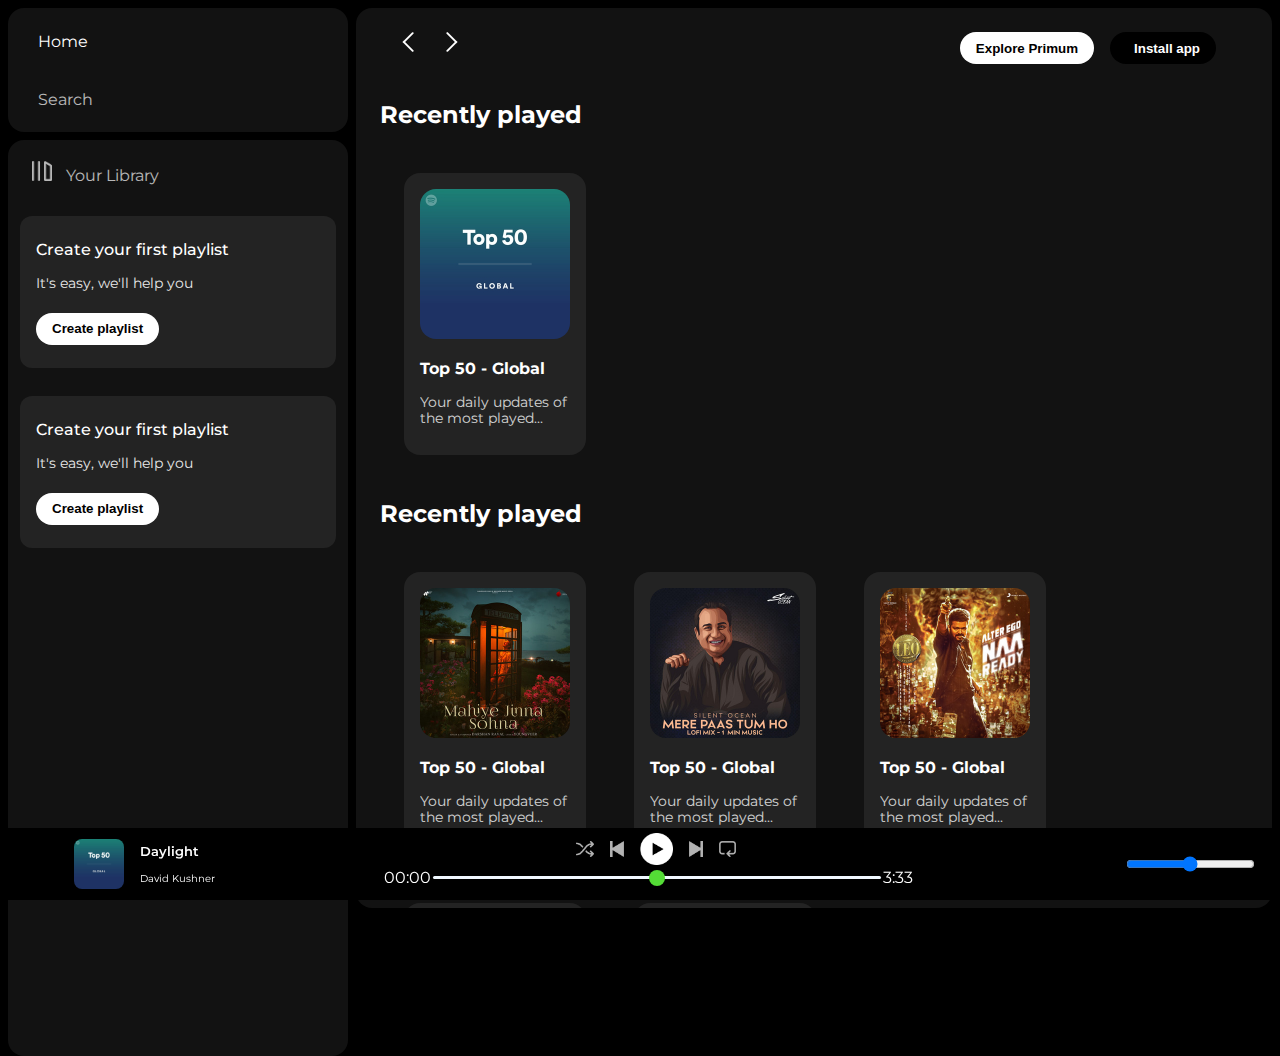
<file: index.html>
<!DOCTYPE html>
<html lang="en">

<head>
    <meta charset="UTF-8">
    <meta name="viewport" content="width=device-width, initial-scale=1.0">
    <title>Spotify Page</title>
    <link rel="stylesheet" href="https://cdnjs.cloudflare.com/ajax/libs/font-awesome/6.5.2/css/all.min.css"
        integrity="sha512-SnH5WK+bZxgPHs44uWIX+LLJAJ9/2PkPKZ5QiAj6Ta86w+fsb2TkcmfRyVX3pBnMFcV7oQPJkl9QevSCWr3W6A=="
        crossorigin="anonymous" referrerpolicy="no-referrer" />
    <link rel="preconnect" href="https://fonts.googleapis.com">
    <link rel="preconnect" href="https://fonts.gstatic.com" crossorigin>
    <link href="https://fonts.googleapis.com/css2?family=Montserrat:ital,wght@0,100..900;1,100..900&display=swap"
        rel="stylesheet">
    <link rel="stylesheet" href="style.css">

</head>

<body>
    <div class="main-section">
        <div class="side-bar">
            <div class="nav">
                <div class="nav-option" style="opacity: 1;">
                    <i class="fa-solid fa-house"></i>
                    <a href="">Home</a>
                </div>

                <div class="nav-option">
                    <i class="fa-solid fa-magnifying-glass"></i>
                    <a href="">Search</a>
                </div>
            </div>

            <div class="library">
                <div class="option">

                    <div class="lib-option nav-option">
                        <img src="library_icon.png" alt="Lib icon">
                        <a href="">Your Library</a>
                    </div>

                    <div class="icons">
                        <i class="fa-solid fa-plus"></i>
                        <i class="fa-solid fa-right-long"></i>
                    </div>

                </div>

                <div class="lib-boxes">
                    <div class="box">
                        <p class="box1">Create your first playlist</p>
                        <p class="box2">It's easy, we'll help you</p>
                        <button class="badge">Create playlist</button>
                    </div>
                </div>

                <div class="lib-boxes">
                    <div class="box">
                        <p class="box1">Create your first playlist</p>
                        <p class="box2">It's easy, we'll help you</p>
                        <button class="badge">Create playlist</button>
                    </div>
                </div>
            </div>

        </div>


        <div class="main-content">
            <div class="sticky-nav">
                <div class="sticky-nav-icons">
                    <img src="backward_icon.png" alt="">
                    <img src="forward_icon.png" alt="" class="hide">
                </div>
                <div class="sticky-nav-options">
                    <button class="badge nav-item hide">Explore Primum</button>
                    <button class="badge nav-item dark-badge"><i class="fa-solid fa-download"
                            style="margin-right: 0.5rem;"></i>Install app</button>
                    <i class="fa-regular fa-user nav-item"></i>
                </div>
            </div>

            <h2>Recently played</h2>
            <div class="card-container">
                <div class="card">
                    <img src="card1img.jpeg" alt="" class="card-img">
                    <p class="card-title">Top 50 - Global</p>
                    <p class="card-info">Your daily updates of the most played...</p>
                </div>
            </div>

            <h2>Recently played</h2>
            <div class="card-container">
                <div class="card">
                    <img src="./card2img.jpeg" alt="" class="card-img">
                    <p class="card-title">Top 50 - Global</p>
                    <p class="card-info">Your daily updates of the most played...</p>
                </div>
                <div class="card">
                    <img src="card3img.jpeg" alt="" class="card-img">
                    <p class="card-title">Top 50 - Global</p>
                    <p class="card-info">Your daily updates of the most played...</p>
                </div>
                <div class="card">
                    <img src="card4img.jpeg" alt="" class="card-img">
                    <p class="card-title">Top 50 - Global</p>
                    <p class="card-info">Your daily updates of the most played...</p>
                </div>
                <div class="card">
                    <img src="card4img.jpeg" alt="" class="card-img">
                    <p class="card-title">Top 50 - Global</p>
                    <p class="card-info">Your daily updates of the most played...</p>
                </div>
                <div class="card">
                    <img src="card4img.jpeg" alt="" class="card-img">
                    <p class="card-title">Top 50 - Global</p>
                    <p class="card-info">Your daily updates of the most played...</p>
                </div>
            </div>

            <h2>Future Cards</h2>
            <div class="card-container">
                <div class="card">
                    <img src="card5img.jpeg" alt="" class="card-img">
                    <p class="card-title">Top 50 - Global</p>
                    <p class="card-info">Your daily updates of the most played...</p>
                </div>

                <div class="card">
                    <img src="card6img.jpeg" alt="" class="card-img">
                    <p class="card-title">Top 50 - Global</p>
                    <p class="card-info">Your daily updates of the most played...</p>
                </div>

                <div class="card">
                    <img src="/card1img.jpeg" alt="" class="card-img">
                    <p class="card-title">Top 50 - Global</p>
                    <p class="card-info">Your daily updates of the most played...</p>
                </div>
            </div>
            <div class="footer">
                <div class="line">

                </div>
            </div>
        </div>
        <div class="music-bar">
            <div class="album">
                <img class="album-items album-icon" src="card1img.jpeg" alt="" style="height: 50px;">
                <div class="song-highlights">
                    <p class="title">Daylight</p>
                    <p class="singer-nm">David Kushner</p>
                </div>
                <i class="album-items fa-regular fa-heart"></i>
                <i class="album-items fa-solid fa-display"></i>


            </div>
            <div class="player">
                <div class="player-control">
                    <img src="player_icon1.png" alt="" class="player-control-icon">
                    <img src="player_icon2.png" alt="" class="player-control-icon">
                    <img src="player_icon3.png" alt="" class="player-control-icon"
                        style="opacity: 1; height: 2rem; margin-top: -0.5rem;">
                    <img src="player_icon4.png" alt="" class="player-control-icon">
                    <img src="player_icon5.png" alt="" class="player-control-icon">
                </div>
                <div class="playback-bar">
                    <span class="curr-time">00:00</span>
                    <input type="range" min="0" max="100" class="progress-bar">
                    <span class="tot-time">3:33</span>
                </div>
            </div>
            <div class="controls">
                <i class="fa-solid fa-microphone"></i>
                <i class="fa-solid fa-sliders"></i>
                <i class="fa-solid fa-podcast"></i>
                <i class="fa-solid fa-volume-high"></i>
                <input type="range" name="" id="">
            </div>
        </div>
    </div>
</body>

</html>
</file>
<file: style.css>
body {
  font-family: "Montserrat", sans-serif;
  margin: 0;
  background-color: black;
  color: white;
  overflow: hidden;
}

.main-section {
  display: flex;
  height: 100vh;
  padding: 0.5rem;
}

.side-bar {
  background-color: #000000;
  width: 340px;
  margin-right: 0.5rem;
  border-radius: 1rem; /* 16px  */
}

.main-content {
  background-color: #121212;
  flex: 1;
  border-radius: 1rem; /* 16px  */
  overflow: auto;
  padding: 0 1.5rem;
}

.music-bar {
  background-color: rgb(0, 0, 0);
  position: fixed;
  width: 100%;
  height: 72px;
  bottom: 0px;
}

a {
  text-decoration: none;
  color: white;
}

.nav {
  background-color: #121212;
  border-radius: 1rem;
  display: flex;
  flex-direction: column;
  justify-content: center;
  height: 100px;
  padding: 0.75rem 0.5rem;
}
.nav-option {
  line-height: 2.5rem;
  opacity: 0.7;
  padding: 0.5rem 0.75rem;
}
.nav-option:hover {
  /* line-height: 2.5rem; */
  opacity: 1;
}

.nav-option i {
  font-size: 1.25rem;
}

.nav-option a {
  font-size: 1 rem;
  margin-left: 0.6rem;
}

.library {
  background-color: #121212;
  border-radius: 1rem;
  height: 100%;
  margin-top: 0.5rem;
  padding: 0.5rem 0.75rem;
}

.option {
  display: flex;
  justify-content: space-between;
  align-items: center;
}

.lib-option img {
  height: 1.25rem;
  width: 1.25rem;
}

.icons {
  font-size: 1.25rem;
  display: flex;
}

.icons i {
  margin-right: 1rem;
  opacity: 0.7;
}

.icons i:hover {
  /* margin-right: 1rem; */
  opacity: 1;
}

.box {
  background-color: #232323;
  height: 8rem;
  border-radius: 0.75rem;
  margin: 0.75rem 0 1.75rem 0;
  padding: 0.5rem 1rem 1rem 1rem;
}

.box1 {
  font-size: 1rem;
  font-weight: 500;
}

.box2 {
  font-size: 0.85rem;
  opacity: 0.9;
}

.badge {
  background-color: white;
  border: none;
  border-radius: 100px;
  padding: 0.25rem 1rem;
  font-weight: 700;
  height: 2rem;
  margin-top: 0.5rem;
  width: fit-content;
}

.sticky-nav {
  position: sticky;
  top: 0;
  background-color: #121212;
  display: flex;
  justify-content: space-between;
  padding: 1rem 0 1rem 0;
  align-items: center;
  z-index: 10;
}

.sticky-nav-icons img {
  /* height: rem;  */
  width: 1.5rem;
  margin-left: 1rem;
}

.sticky-nav-options{
    display: flex;
    justify-content: center;
    align-items: center;
}

.nav-item{
    margin-right: 1rem;
}

.dark-badge{
    color: white;
    background-color: black;
}

.card{
    background-color: #232323;
    width: 150px;
    border-radius: 1rem;
    padding: 1rem;
    margin: 1.5rem;
    margin-top: 1.5rem;
}

.card-container{
    display: flex;
    flex-wrap: wrap;
}

.card-img{
    width: 100%;
    border-radius: 1rem;
}

.card-title{
    font-weight: 700;
}

.card-info{
    font-size: 0.85rem;
    opacity: 0.8;
}

.footer{
    height: 250px;
    display: flex;
    justify-content: center;
    align-items: center;
}

.line{
    height: 30%;
    width: 90%;
    opacity: 0.8;
    border-top: 1px solid white;
}

.music-bar{
    display: flex;
    justify-content: space-between;
    align-items: center;
}

.album{
    width: 25%;
}

.player{
    width: 50%;
}

.controls{
    width: 25%;
}

.player-control{
    display: flex;
    justify-content:center;
    cursor:pointer;
}
.player-control-icon{
    /* width: 20; */
    height: 1rem;
    margin-left: 1rem;
    padding-bottom: .2rem;
    opacity: 0.7;
}

.player-control-icon:hover{
    opacity: 1;
}

.playback-bar{
    display: flex;
    justify-content: center;
    align-items: center;
}

.progress-bar{
    width: 70%;
    appearance: none;
    background-color: transparent;
    cursor: pointer;
}

.progress-bar::-webkit-slider-runnable-track{
    border-radius: 100px;
    background-color: aliceblue;
    height: .20rem;
}
.progress-bar::-webkit-slider-thumb{
appearance: none;
height: 1rem;
width: 1rem;
background-color: rgb(84, 220, 54);
border-radius: 50%;
margin-top: -6px;
}

.album{
    display: flex;
    justify-content: center;
    align-items: center;
}

.album-items{
    margin: 0 1rem 0 1rem;
}

.title{
    font-weight: 600;
    font-size: 13px;
    margin-top: 20px;
}

.controls{
    display: flex;
    justify-content:space-evenly;
    align-items: center;   
}

.singer-nm{
    /* padding-bottom: 30px; */
    font-size: 10px;
    margin-bottom: 20px;
}

.album-icon{
    border-radius: .5rem;
}

@media (max-width:1000px) {
    .hide{
        display: none;
    }
}
</file>
